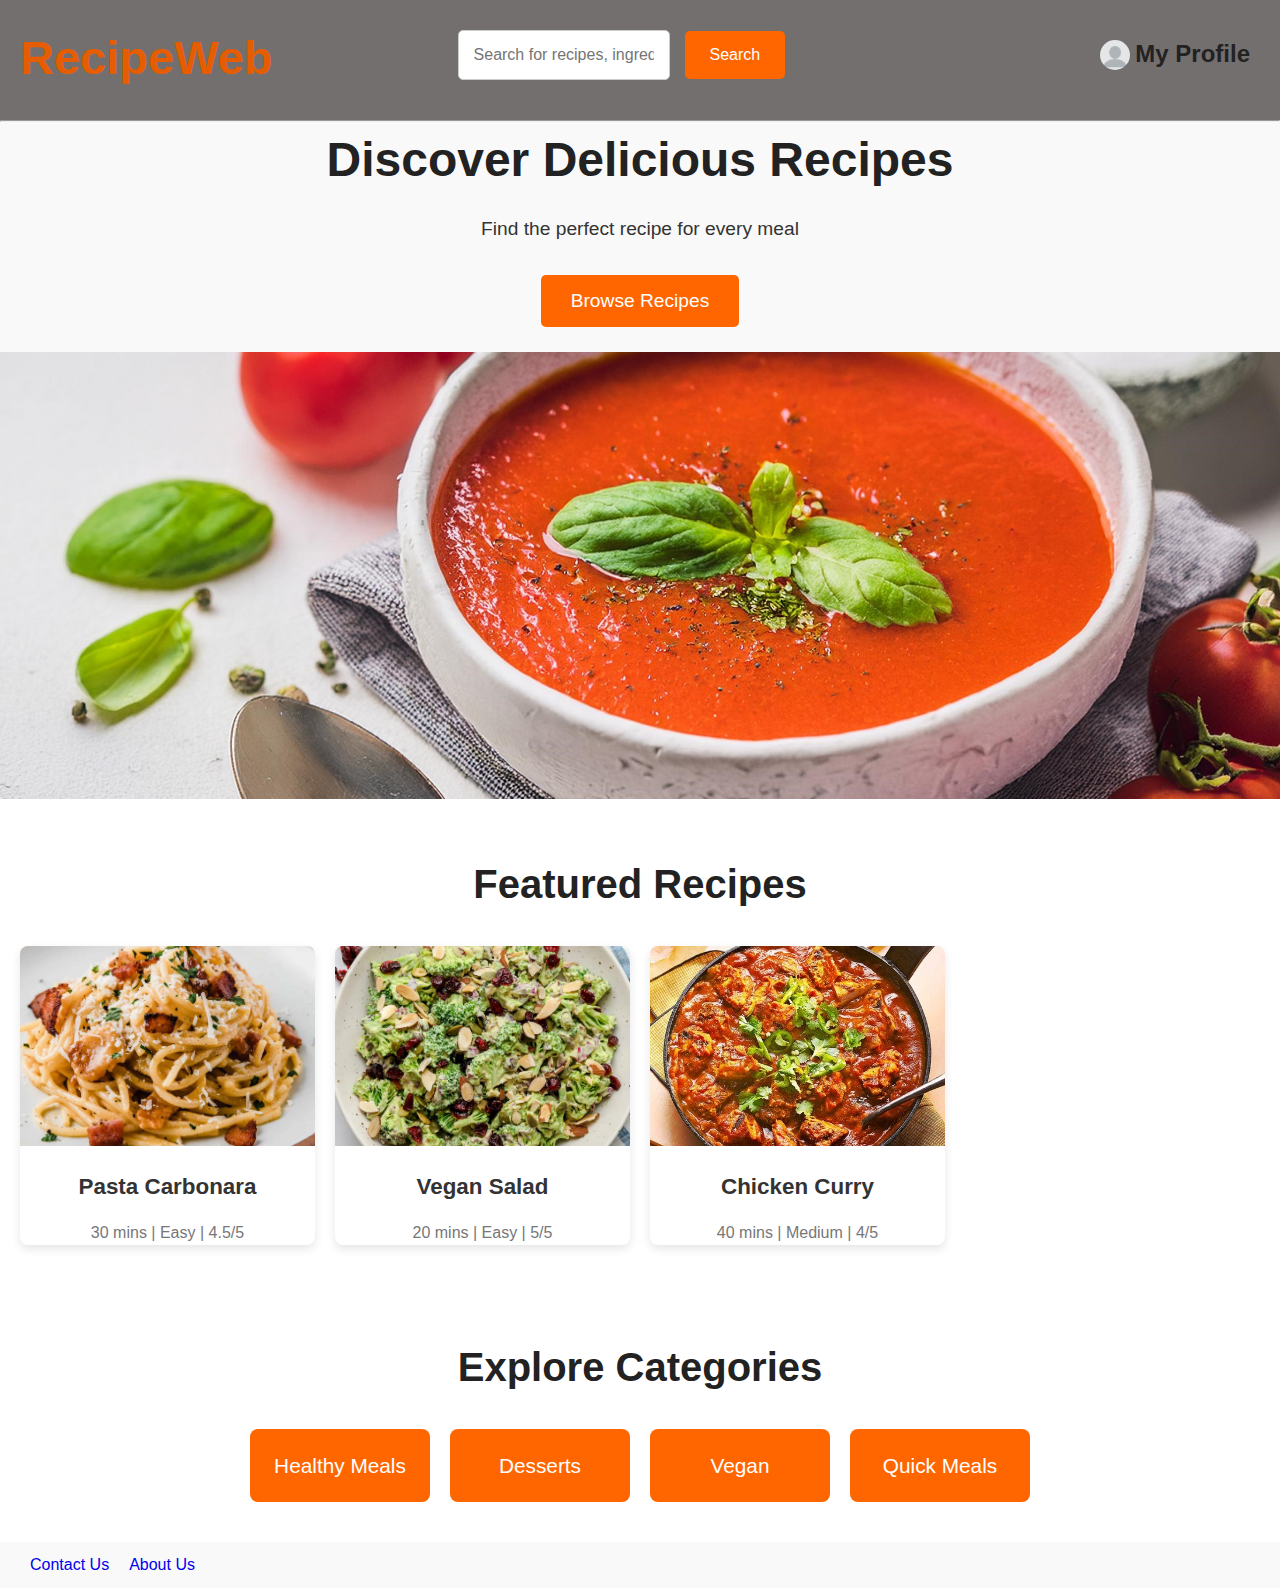
<file: index.html>
<!DOCTYPE html>
<html lang="en">
<head>
  <meta charset="UTF-8">
  <meta name="viewport" content="width=device-width, initial-scale=1.0">
  <title>Recipe Website</title>
  <link rel="stylesheet" href="styles.css">
</head>
<body>
  <!-- Hero Banner -->
  <header>
<div class="navbar">
    <h1 id="nav_heading">RecipeWeb</h1>
    <section class="search-bar">  <!-- Recipe Search Bar -->
        <input type="text" id="search-input" placeholder="Search for recipes, ingredients, or types...">
        <button>Search</button>
      </section>
    <section id="user_profile">
        <a href="user_dash.html">
            <img src="images/blank-profile-picture.webp" alt="">
        <h2>My Profile</h2>
        </a>
    </section>  
</div>

<hr>

<div class="explore">
    <section><h1>Discover Delicious Recipes</h1></section>
    <p>Find the perfect recipe for every meal</p>
    <button onclick="location.href='recipes.html'">Browse Recipes</button>
</div>

<br>
    <div class="hero-banner">
    </div>
  </header>
 
  <!-- Featured Recipes -->
  <section class="featured-recipes">
    <h2>Featured Recipes</h2>
    <div class="recipe-grid">
      <div class="recipe-card">
        <a href="carbonara.html" style="text-decoration: none;">
        <img src="images/carbonara.jpg" alt="Recipe 1">
        <h3>Pasta Carbonara</h3>
        <p>30 mins | Easy | 4.5/5</p>
        </a>
      </div>
      <div class="recipe-card">
        <a href="vegan-salad.html" style="text-decoration: none;">
        <img src="images/vegan-salad.jpg" alt="Recipe 2">
        <h3>Vegan Salad</h3>
        <p>20 mins | Easy | 5/5</p>
        </a>
      </div>
      <div class="recipe-card">
        <a href="chicken-curry.html" style="text-decoration: none;">
        <img src="images/chicken-curry.jpg" alt="Recipe 3">
        <h3>Chicken Curry</h3>
        <p>40 mins | Medium | 4/5</p>
        </a>
      </div>
      <!-- Add more recipe cards here -->
    </div>
  </section>

  <!-- Recipe Categories -->
  <section class="recipe-categories">
    <h2>Explore Categories</h2>
    <div class="category-grid">
      <div class="category-card">Healthy Meals</div>
      <div class="category-card">Desserts</div>
      <div class="category-card">Vegan</div>
      <div class="category-card">Quick Meals</div>
    </div>
  </section>

  <footer>
    <div class="foot_panel">
      <a href="contact.html"><p>Contact Us</p></a>
      <a href="about_us.html"><p>About Us</p></a>
    </div>
  </footer>
</body>
</html>
</file>
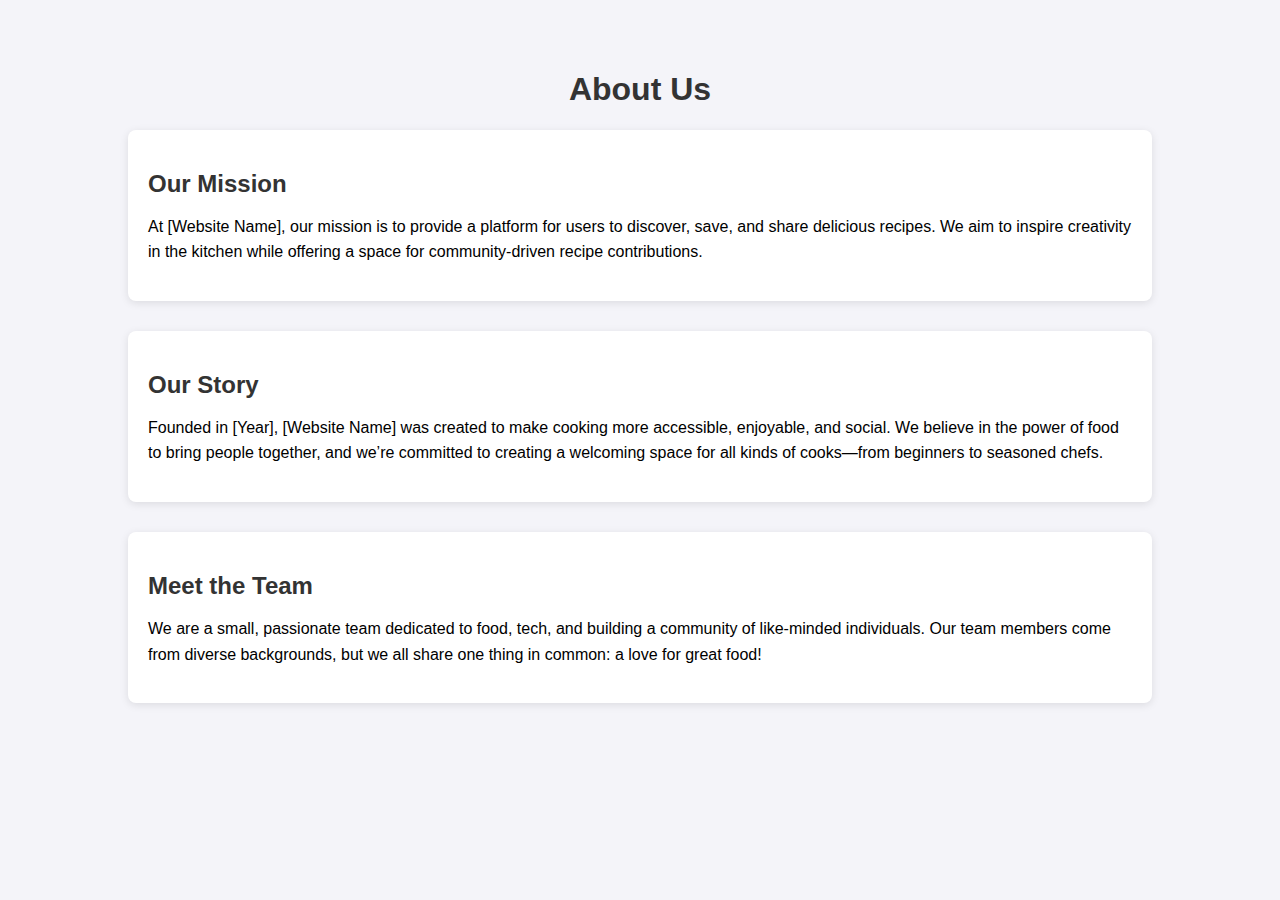
<file: about_us.html>
<!DOCTYPE html>
<html lang="en">
<head>
  <meta charset="UTF-8">
  <meta name="viewport" content="width=device-width, initial-scale=1.0">
  <title>About Us</title>
  <link rel="stylesheet" href="contact_about.css">
</head>
<body>
  <div class="about-page">
    <h1>About Us</h1>

    <section class="mission">
      <h2>Our Mission</h2>
      <p>At [Website Name], our mission is to provide a platform for users to discover, save, and share delicious recipes. We aim to inspire creativity in the kitchen while offering a space for community-driven recipe contributions.</p>
    </section>

    <section class="our-story">
      <h2>Our Story</h2>
      <p>Founded in [Year], [Website Name] was created to make cooking more accessible, enjoyable, and social. We believe in the power of food to bring people together, and we’re committed to creating a welcoming space for all kinds of cooks—from beginners to seasoned chefs.</p>
    </section>

    <section class="team">
      <h2>Meet the Team</h2>
      <p>We are a small, passionate team dedicated to food, tech, and building a community of like-minded individuals. Our team members come from diverse backgrounds, but we all share one thing in common: a love for great food!</p>
    </section>
  </div>
</body>
</html>
</file>
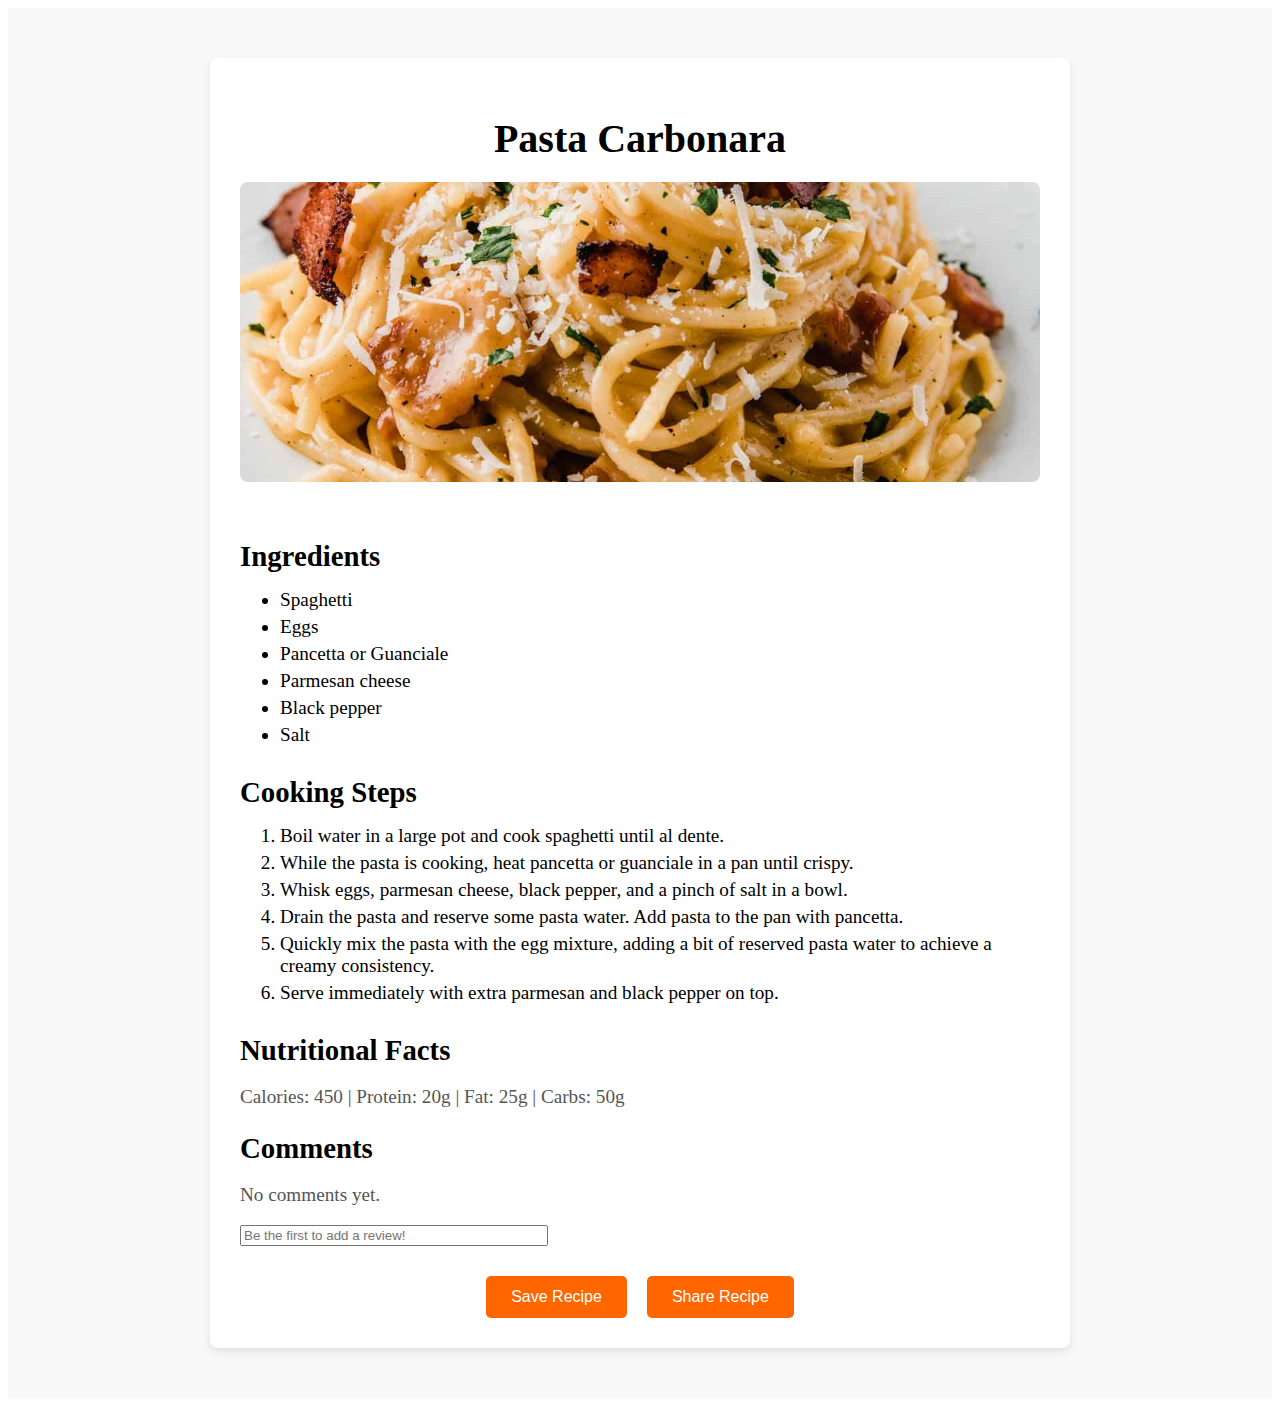
<file: carbonara.html>
<!DOCTYPE html>
<html lang="en">
<head>
  <meta charset="UTF-8">
  <meta name="viewport" content="width=device-width, initial-scale=1.0">
  <title>Recipe Details</title>
  <link rel="stylesheet" href="recipe_detail.css">
</head>
<body>

  <!-- Recipe Details -->
  <section class="recipe-detail">
    <div class="recipe-detail-container">
      <h1>Pasta Carbonara</h1>
      <img src="images/carbonara.jpg" alt="Chicken Curry">

      <h2>Ingredients</h2>
<ul>
  <li>Spaghetti</li>
  <li>Eggs</li>
  <li>Pancetta or Guanciale</li>
  <li>Parmesan cheese</li>
  <li>Black pepper</li>
  <li>Salt</li>
</ul>

<h2>Cooking Steps</h2>
<ol>
  <li>Boil water in a large pot and cook spaghetti until al dente.</li>
  <li>While the pasta is cooking, heat pancetta or guanciale in a pan until crispy.</li>
  <li>Whisk eggs, parmesan cheese, black pepper, and a pinch of salt in a bowl.</li>
  <li>Drain the pasta and reserve some pasta water. Add pasta to the pan with pancetta.</li>
  <li>Quickly mix the pasta with the egg mixture, adding a bit of reserved pasta water to achieve a creamy consistency.</li>
  <li>Serve immediately with extra parmesan and black pepper on top.</li>
</ol>

<h2>Nutritional Facts</h2>
<p>Calories: 450 | Protein: 20g | Fat: 25g | Carbs: 50g</p>

      <h2>Comments</h2>
      <p>No comments yet.</p>
      <input type="text" placeholder="Be the first to add a review!" style="width: 300px;">

      <div class="buttons">
        <button>Save Recipe</button>
        <button>Share Recipe</button>
      </div>
    </div>
  </section>

</body>
</html>
</file>
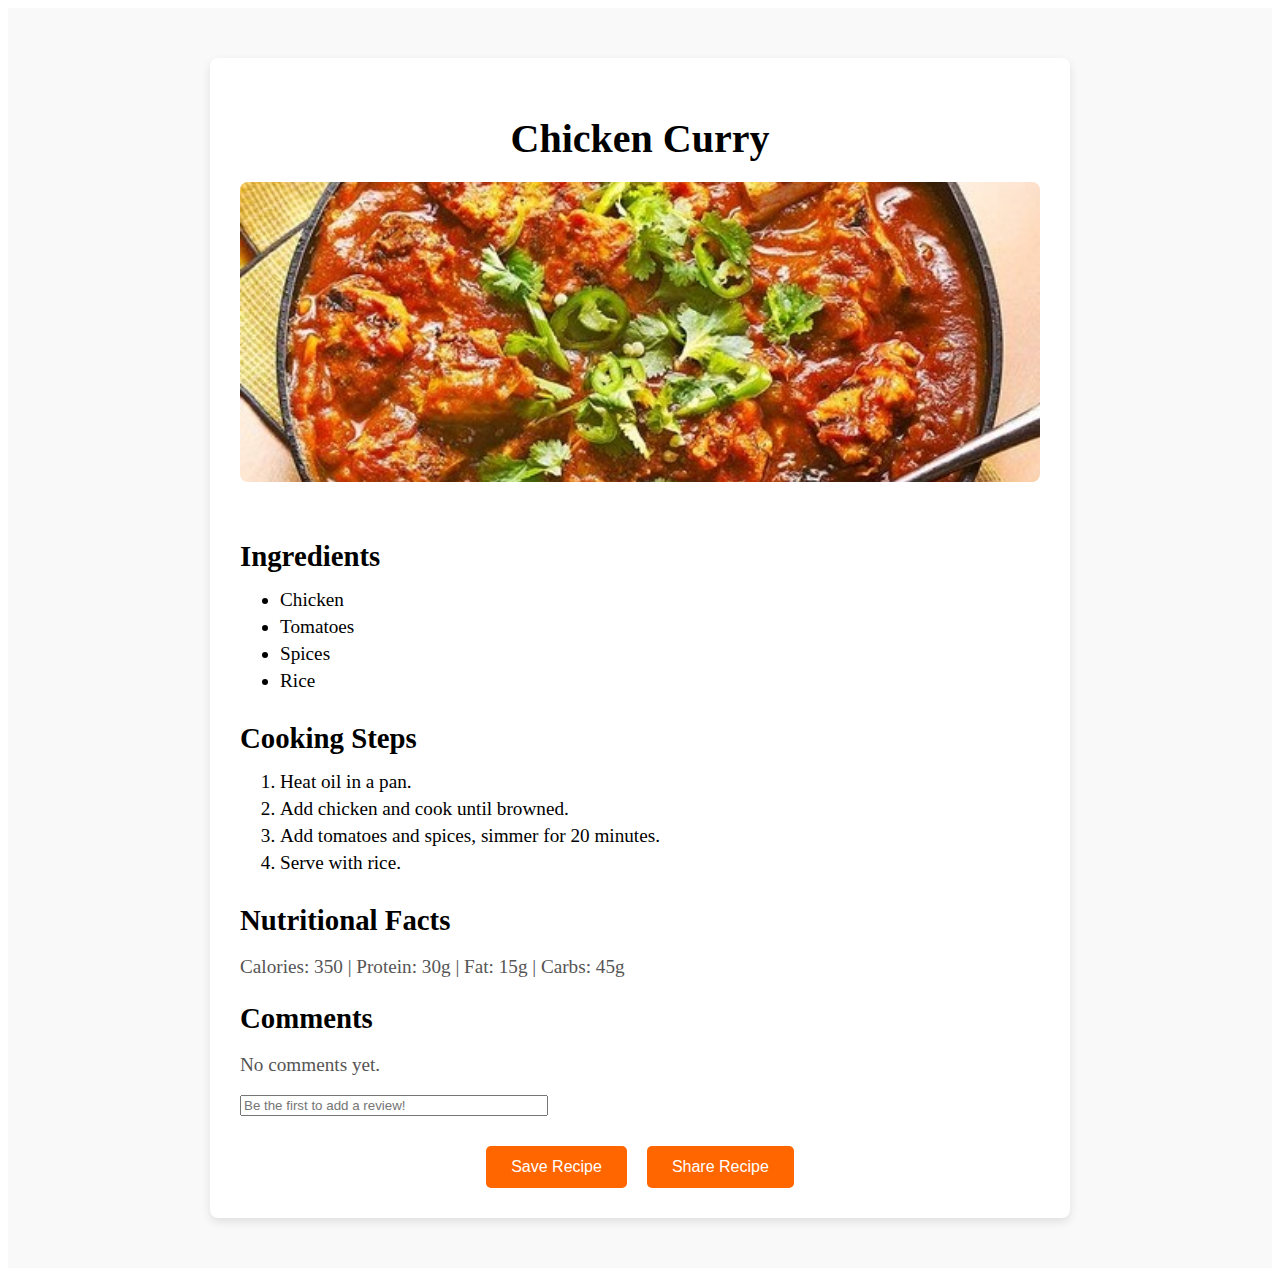
<file: chicken-curry.html>
<!DOCTYPE html>
<html lang="en">
<head>
  <meta charset="UTF-8">
  <meta name="viewport" content="width=device-width, initial-scale=1.0">
  <title>Recipe Details</title>
  <link rel="stylesheet" href="recipe_detail.css">
</head>
<body>

  <!-- Recipe Details -->
  <section class="recipe-detail">
    <div class="recipe-detail-container">
      <h1>Chicken Curry</h1>
      <img src="images/chicken-curry.jpg" alt="Chicken Curry">

      <h2>Ingredients</h2>
      <ul>
        <li>Chicken</li>
        <li>Tomatoes</li>
        <li>Spices</li>
        <li>Rice</li>
      </ul>

      <h2>Cooking Steps</h2>
      <ol>
        <li>Heat oil in a pan.</li>
        <li>Add chicken and cook until browned.</li>
        <li>Add tomatoes and spices, simmer for 20 minutes.</li>
        <li>Serve with rice.</li>
      </ol>

      <h2>Nutritional Facts</h2>
      <p>Calories: 350 | Protein: 30g | Fat: 15g | Carbs: 45g</p>

      <h2>Comments</h2>
      <p>No comments yet.</p>
      <input type="text" placeholder="Be the first to add a review!" style="width: 300px;">

      <div class="buttons">
        <button>Save Recipe</button>
        <button>Share Recipe</button>
      </div>
    </div>
  </section>

</body>
</html>
</file>
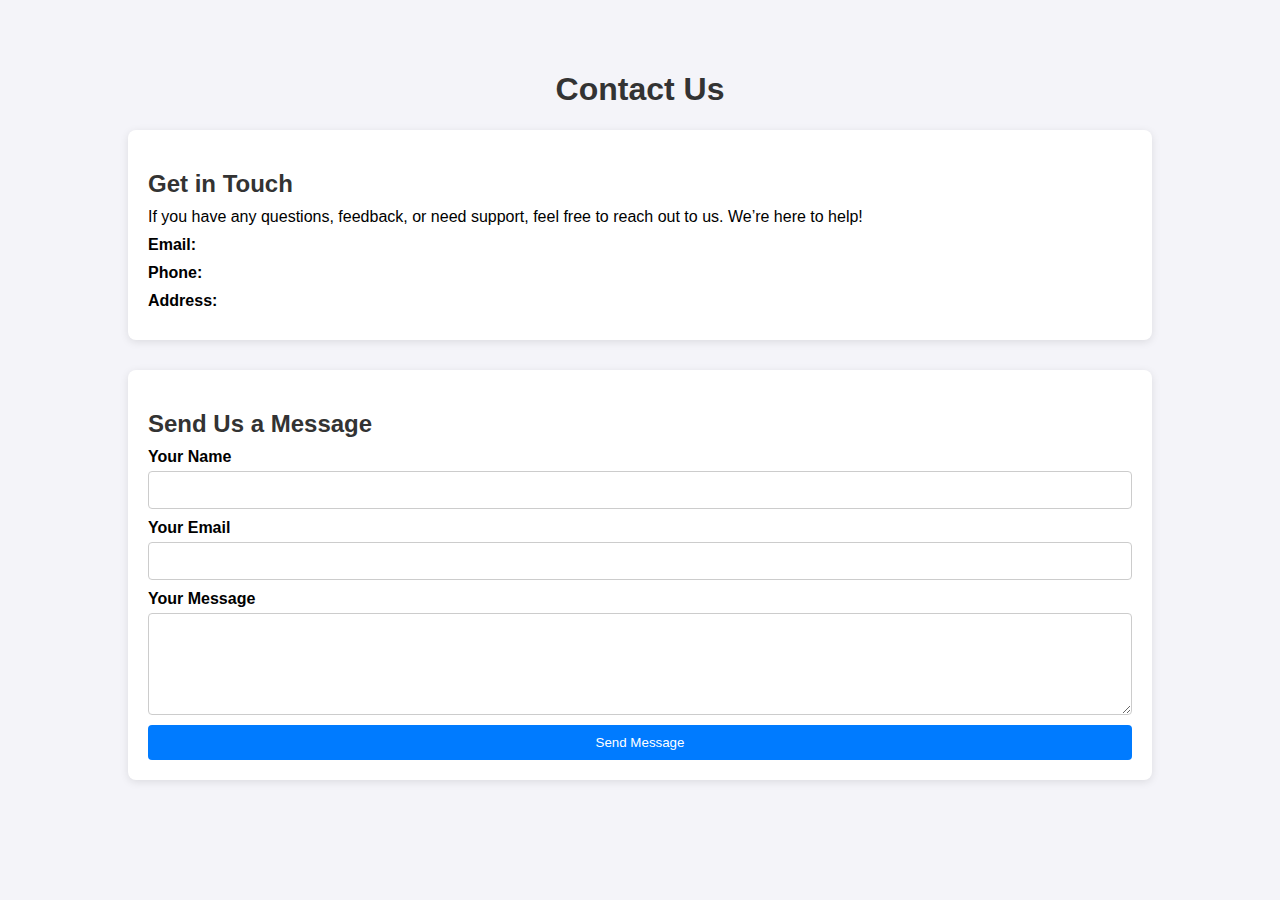
<file: contact.html>
<!DOCTYPE html>
<html lang="en">
<head>
  <meta charset="UTF-8">
  <meta name="viewport" content="width=device-width, initial-scale=1.0">
  <title>Contact Us</title>
  <link rel="stylesheet" href="contact_about.css">
</head>
<body>
  <div class="contact-page">
    <h1>Contact Us</h1>
    
    <section class="contact-info">
      <h2>Get in Touch</h2>
      <p>If you have any questions, feedback, or need support, feel free to reach out to us. We’re here to help!</p>
      
      <div class="contact-details">
        <p><strong>Email:</strong></p>
        <p><strong>Phone:</strong></p>
        <p><strong>Address:</strong></p>
      </div>
    </section>

    <section class="contact-form">
      <h2>Send Us a Message</h2>
      <form action="/submit-message" method="POST">
        <label for="name">Your Name</label>
        <input type="text" id="name" name="name" required>
        
        <label for="email">Your Email</label>
        <input type="email" id="email" name="email" required>
        
        <label for="message">Your Message</label>
        <textarea id="message" name="message" rows="5" required></textarea>
        
        <button type="submit">Send Message</button>
      </form>
    </section>
  </div>
</body>
</html>
</file>
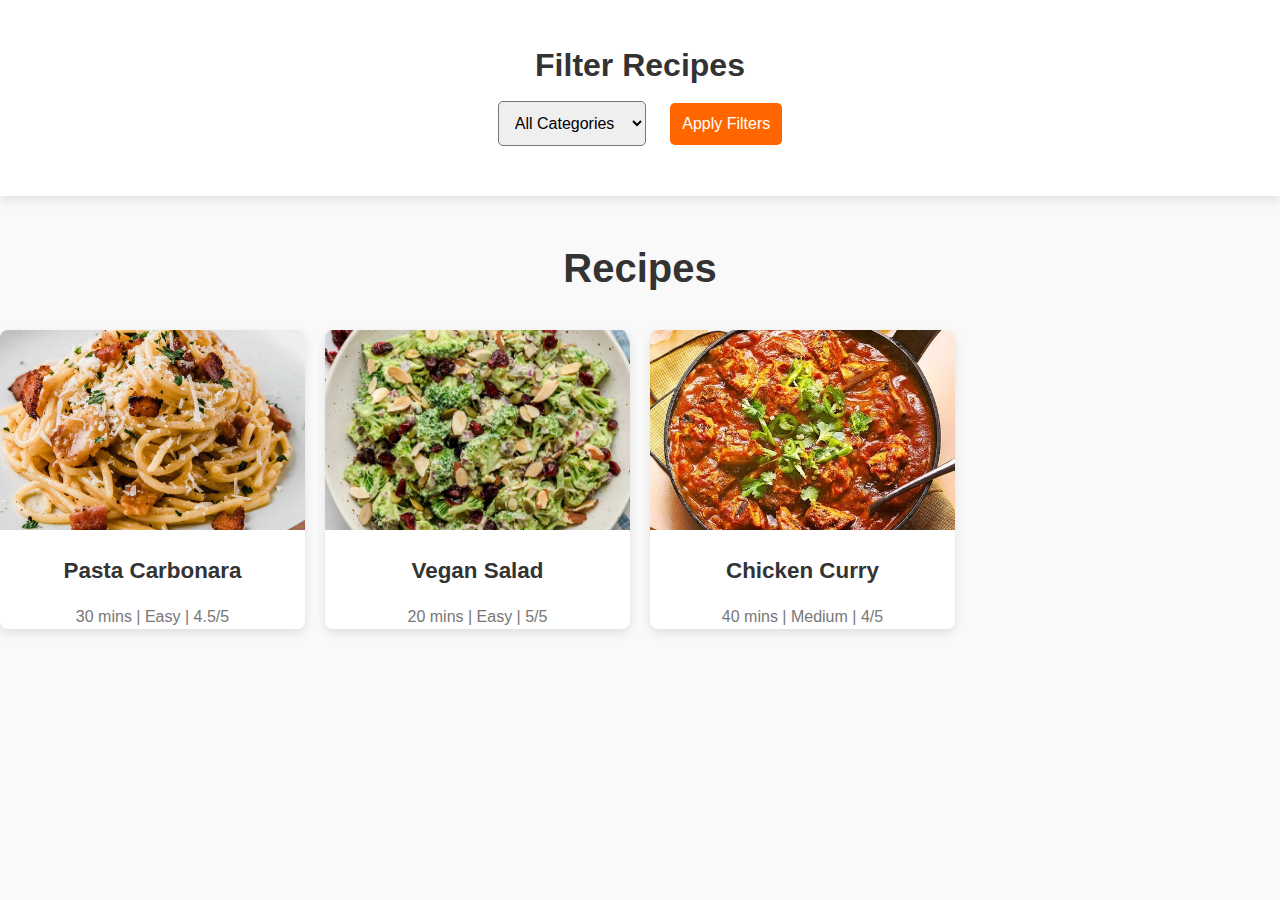
<file: recipes.html>
<!DOCTYPE html>
<html lang="en">
<head>
  <meta charset="UTF-8">
  <meta name="viewport" content="width=device-width, initial-scale=1.0">
  <title>Recipe Listing</title>
  <link rel="stylesheet" href="recipes.css">
</head>
<body>

  <!-- Recipe Filters -->
  <div class="recipe-filters">
    <h1>Filter Recipes</h1>
    <select id="filter-category">
      <option value="">All Categories</option>
      <option value="Healthy Meals">Healthy Meals</option>
      <option value="Desserts">Desserts</option>
      <option value="Vegan">Vegan</option>
      <option value="Quick Meals">Quick Meals</option>
    </select>
    <button>Apply Filters</button>
</div>

  <!-- Recipe Grid -->
  <section class="recipe-list">
    <h2>Recipes</h2>
    <div class="recipe-grid">
      <!-- Recipe cards will be displayed here -->
      
      <div class="recipe-card">
        <a href="carbonara.html" style="text-decoration: none;">
        <img src="images/carbonara.jpg" alt="Recipe 1">
        <h3>Pasta Carbonara</h3>
        <p>30 mins | Easy | 4.5/5</p>
    </a>
      </div>
    
      <div class="recipe-card">
        <a href="vegan-salad.html" style="text-decoration: none;">
        <img src="images/vegan-salad.jpg" alt="Recipe 2">
        <h3>Vegan Salad</h3>
        <p>20 mins | Easy | 5/5</p>
    </a>
      </div>
      <div class="recipe-card">
        <a href="chicken-curry.html" style="text-decoration: none;">
        <img src="images/chicken-curry.jpg" alt="Recipe 3">
        <h3>Chicken Curry</h3>
        <p>40 mins | Medium | 4/5</p>
        </a>
      </div>

      <!-- Add more recipe cards here -->
    </div>
  </section>

</body>
</html>
</file>
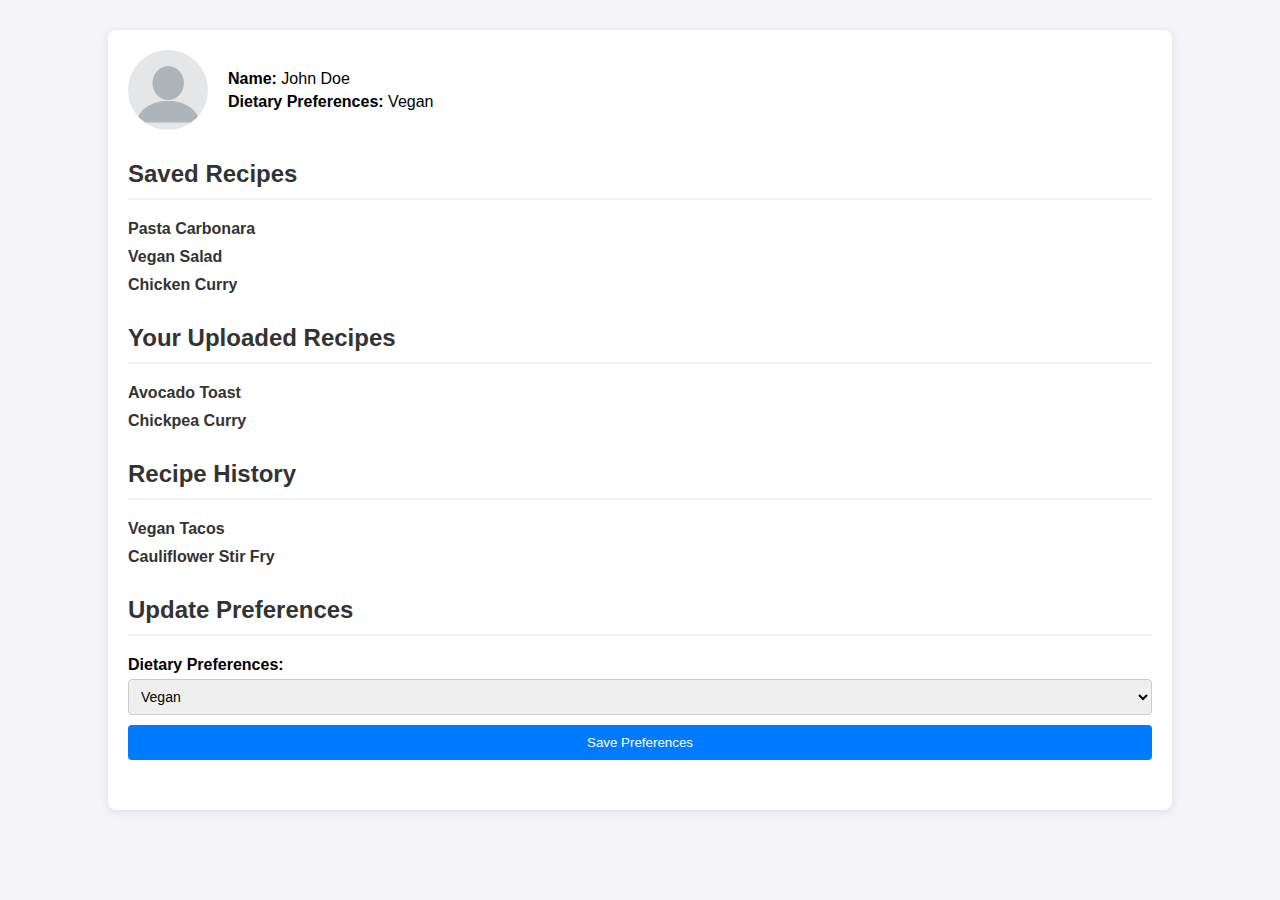
<file: user_dash.html>
<!DOCTYPE html>
<html lang="en">
<head>
  <meta charset="UTF-8">
  <meta name="viewport" content="width=device-width, initial-scale=1.0">
  <title>User Dashboard</title>
  <link rel="stylesheet" href="user_dash.css">
</head>
<body>
  <div class="user-dashboard">
    <!-- Profile Section -->
    <section class="profile-section">
      
      <div class="profile-info">
        <img src="images/blank-profile-picture.webp" alt="Profile Picture" class="profile-picture">
        <div class="profile-details">
          <p><strong>Name:</strong> John Doe</p>
          <p><strong>Dietary Preferences:</strong> Vegan</p>
        </div>
      </div>
    </section>

    <!-- Saved Recipes Section -->
    <section class="saved-recipes">
      <h2>Saved Recipes</h2>
      <ul class="recipe-list">
        <li><a href="carbonara.html">Pasta Carbonara</a></li>
        <li><a href="vegan-salad.html">Vegan Salad</a></li>
        <li><a href="chicken-curry.html">Chicken Curry</a></li>
      </ul>
    </section>

    <!-- User-Uploaded Recipes Section -->
    <section class="uploaded-recipes">
      <h2>Your Uploaded Recipes</h2>
      <ul class="recipe-list">
        <li><a href="uploaded-recipe1.html">Avocado Toast</a></li>
        <li><a href="uploaded-recipe2.html">Chickpea Curry</a></li>
      </ul>
    </section>

    <!-- Recipe History Section -->
    <section class="recipe-history">
      <h2>Recipe History</h2>
      <ul class="history-list">
        <li><a href="recipe-history1.html">Vegan Tacos</a></li>
        <li><a href="recipe-history2.html">Cauliflower Stir Fry</a></li>
      </ul>
    </section>

    <!-- Preferences Section -->
    <section class="preferences-section">
      <h2>Update Preferences</h2>
      <form action="/update-preferences" method="POST">
        <label for="dietary-preferences">Dietary Preferences:</label>
        <select id="dietary-preferences" name="dietary-preferences">
          <option value="vegan">Vegan</option>
          <option value="vegetarian">Vegetarian</option>
          <option value="gluten-free">Gluten-Free</option>
          <option value="none">None</option>
        </select>
        <button type="submit">Save Preferences</button>
      </form>
    </section>
  </div>
</body>
</html>
</file>
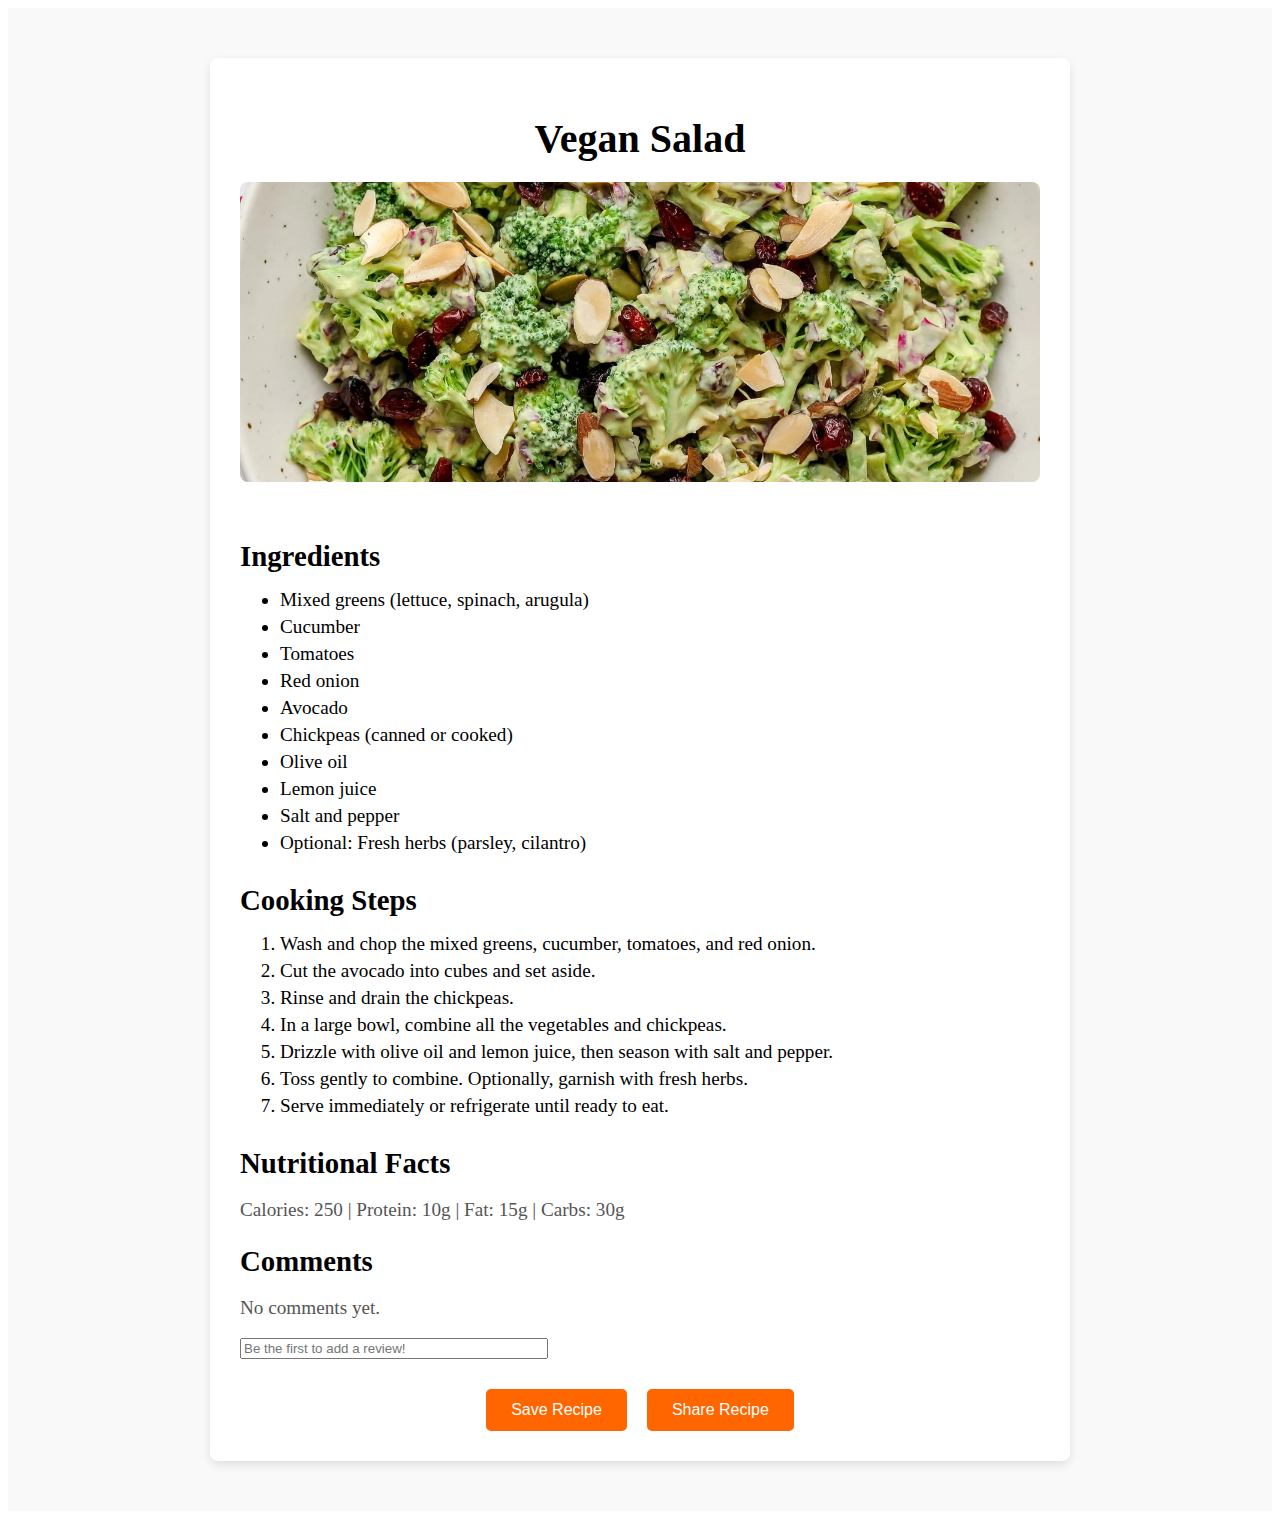
<file: vegan-salad.html>
<!DOCTYPE html>
<html lang="en">
<head>
  <meta charset="UTF-8">
  <meta name="viewport" content="width=device-width, initial-scale=1.0">
  <title>Recipe Details</title>
  <link rel="stylesheet" href="recipe_detail.css">
</head>
<body>

  <!-- Recipe Details -->
  <section class="recipe-detail">
    <div class="recipe-detail-container">
      <h1>Vegan Salad</h1>
      <img src="images/vegan-salad.jpg" alt="Chicken Curry">

      <h2>Ingredients</h2>
<ul>
  <li>Mixed greens (lettuce, spinach, arugula)</li>
  <li>Cucumber</li>
  <li>Tomatoes</li>
  <li>Red onion</li>
  <li>Avocado</li>
  <li>Chickpeas (canned or cooked)</li>
  <li>Olive oil</li>
  <li>Lemon juice</li>
  <li>Salt and pepper</li>
  <li>Optional: Fresh herbs (parsley, cilantro)</li>
</ul>

<h2>Cooking Steps</h2>
<ol>
  <li>Wash and chop the mixed greens, cucumber, tomatoes, and red onion.</li>
  <li>Cut the avocado into cubes and set aside.</li>
  <li>Rinse and drain the chickpeas.</li>
  <li>In a large bowl, combine all the vegetables and chickpeas.</li>
  <li>Drizzle with olive oil and lemon juice, then season with salt and pepper.</li>
  <li>Toss gently to combine. Optionally, garnish with fresh herbs.</li>
  <li>Serve immediately or refrigerate until ready to eat.</li>
</ol>

<h2>Nutritional Facts</h2>
<p>Calories: 250 | Protein: 10g | Fat: 15g | Carbs: 30g</p>


      <h2>Comments</h2>
      <p>No comments yet.</p>
      <input type="text" placeholder="Be the first to add a review!" style="width: 300px;">

      <div class="buttons">
        <button>Save Recipe</button>
        <button>Share Recipe</button>
      </div>
    </div>
  </section>

</body>
</html>
</file>
<file: styles.css>
* {
    margin: 0;
    padding: 0;
    box-sizing: border-box;
    font-family: 'Arial', sans-serif;
  }
  
  body {
    background-color: #f9f9f9;
    line-height: 1.6;
    font-size: 16px;
    color: #333;
  }
  
  h1, h2 {
    color: #222;
  }
  
  a {
    text-decoration: none;
  }

  /* navbar */
  .navbar {
    margin-top: 0px;
    padding-top: 20px;
    padding-left: 20px;
    padding-right: 20px; 
    display: flex;
    justify-content: space-between;
    background-color: #746f6f;

  }

  #nav_heading{
    font-size: 47px;
    color: #e55d00;
    
  }

   /* Search Bar */
   .search-bar {
    text-align: center;
    padding-top: 10px;
    margin-bottom: 40px;
    margin-right: 130px;
  }

  .search-bar input {
    padding: 15px;
    width: 60%;
    border-radius: 5px;
    border: 1px solid #ccc;
    font-size: 1rem;
    margin-right: 10px;
  }
  
  .search-bar button {
    padding: 15px 25px;
    background-color: #ff6600;
    color: white;
    border: none;
    border-radius: 5px;
    cursor: pointer;
    font-size: 1rem;
    transition: background-color 0.3s;
  }
  
  .search-bar button:hover {
    background-color: #e55d00;
  }
  
  #user_profile a{
    margin-top: 15px;
    margin-right: 10px;
    display: flex;
  }

  #user_profile img{
    height: 30px;
    border-radius: 50%;
    margin-right: 5px;
    margin-top: 5px;
  }

  /* Hero Banner */
  .hero-banner {
    height: 450px;
    background-image: url('images/banner2.jpg');
    background-size: cover;
    
    background-position: center;
    color: white;
    text-align: center;
    padding: 120px 20px;
    border-bottom: 3px solid #fff;
  }

  /* explore */
  
  .explore{
    display: flex;
    flex-direction: column;
 
    align-items: center;
  }
  .explore h1 {
    font-size: 3rem;
    margin-bottom: 15px;
  }
  
  .explore p {
    font-size: 1.2rem;
    margin-bottom: 30px;
    font-weight: 300;
  }
  
  .explore button {
    padding: 15px 30px;
    font-size: 1.2rem;
    background-color: #ff6600;
    border: none;
    cursor: pointer;
    color: white;
    border-radius: 5px;
    transition: background-color 0.3s;
  }
  
  .explore button:hover {
    background-color: #e55d00;
  }
  
 

  /* Featured Recipes */
  .featured-recipes {
    padding: 50px 20px;
    text-align: center;
    background-color: #fff;
  }
  
  .featured-recipes h2 {
    font-size: 2.5rem;
    margin-bottom: 30px;
  }
  
  .recipe-grid {
    display: grid;
    grid-template-columns: repeat(auto-fill, minmax(250px, 1fr));
    gap: 20px;
    justify-items: center;
  }
  
  .recipe-card {
    background-color: #fff;
    border-radius: 8px;
    box-shadow: 0 4px 10px rgba(0, 0, 0, 0.1);
    overflow: hidden;
    width: 100%;
    text-align: center;
    transition: transform 0.3s ease, box-shadow 0.3s ease;
  }
  
  .recipe-card:hover {
    transform: translateY(-10px);
    box-shadow: 0 6px 15px rgba(0, 0, 0, 0.15);
  }
  
  .recipe-card img {
    width: 100%;
    height: 200px;
    object-fit: cover;
  }
  
  .recipe-card h3 {
    padding: 15px;
    font-size: 1.4rem;
    color: #333;
  }
  
  .recipe-card p {
    padding: 0 15px;
    font-size: 1rem;
    color: #777;
  }
  
  /* Recipe Categories */
  .recipe-categories {
    padding: 40px 20px;
    text-align: center;
    background-color: #fff;
  }
  
  .recipe-categories h2 {
    font-size: 2.5rem;
    margin-bottom: 30px;
  }
  
  .category-grid {
    display: flex;
    justify-content: center;
    gap: 20px;
  }
  
  .category-card {
    background-color: #ff6600;
    color: white;
    padding: 20px;
    border-radius: 8px;
    width: 180px;
    font-size: 1.3rem;
    text-align: center;
    cursor: pointer;
    transition: background-color 0.3s;
  }
  
  .category-card:hover {
    background-color: #e55d00;
  }
  


  /* foot_panel */

  .foot_panel{
    padding: 10px;
    display: flex;
  }

  .foot_panel p{
    padding-left: 20px;
  }
</file>
<file: contact_about.css>
/* General Styles */
body {
    font-family: Arial, sans-serif;
    background-color: #f4f4f9;
    margin: 0;
    padding: 0;
  }
  
  /* Page Layout */
  h1 {
    text-align: center;
    color: #333;
  }
  
  section {
    margin-bottom: 30px;
    padding: 20px;
    background-color: #fff;
    border-radius: 8px;
    box-shadow: 0 2px 8px rgba(0, 0, 0, 0.1);
  }
  
  h2 {
    color: #333;
    font-size: 1.5em;
    margin-bottom: 10px;
  }
  
  /* Contact Page */
  .contact-page {
    width: 80%;
    margin: 30px auto;
    padding: 20px;
  }
  
  .contact-info p {
    margin: 10px 0;
  }
  
  .contact-details p {
    font-weight: bold;
  }
  
  /* Contact Form */
  .contact-form form {
    display: flex;
    flex-direction: column;
  }
  
  .contact-form label {
    margin-bottom: 5px;
    font-weight: bold;
  }
  
  .contact-form input, .contact-form textarea {
    padding: 10px;
    margin-bottom: 10px;
    font-size: 14px;
    border: 1px solid #ccc;
    border-radius: 4px;
  }
  
  .contact-form button {
    padding: 10px 20px;
    background-color: #007BFF;
    color: white;
    border: none;
    border-radius: 4px;
    cursor: pointer;
  }
  
  .contact-form button:hover {
    background-color: #0056b3;
  }
  
  /* About Page */
  .about-page {
    width: 80%;
    margin: 30px auto;
    padding: 20px;
  }
  
  .about-page p {
    line-height: 1.6;
    font-size: 16px;
  }
</file>
<file: recipe_detail.css>
/* Recipe Detail Page Styles */
.recipe-detail {
    padding: 50px 20px;
    background-color: #f9f9f9;
  }
  
  .recipe-detail-container {
    background-color: #fff;
    border-radius: 8px;
    box-shadow: 0 4px 10px rgba(0, 0, 0, 0.1);
    padding: 30px;
    max-width: 800px;
    margin: 0 auto;
  }
  
  .recipe-detail h1 {
    font-size: 2.5rem;
    text-align: center;
    margin-bottom: 20px;
  }
  
  .recipe-detail img {
    width: 100%;
    height: 300px;
    object-fit: cover;
    border-radius: 8px;
    margin-bottom: 30px;
  }
  
  .recipe-detail h2 {
    font-size: 1.8rem;
    margin-bottom: 10px;
  }
  
  .recipe-detail ul,
  .recipe-detail ol {
    margin-bottom: 30px;
  }
  
  .recipe-detail ul li,
  .recipe-detail ol li {
    font-size: 1.2rem;
    margin: 5px 0;
  }
  
  .recipe-detail p {
    font-size: 1.2rem;
    color: #555;
  }
  
  .buttons {
    display: flex;
    gap: 20px;
    justify-content: center;
    margin-top: 30px;
  }
  
  .buttons button {
    padding: 12px 25px;
    font-size: 1rem;
    background-color: #ff6600;
    color: white;
    border: none;
    border-radius: 5px;
    cursor: pointer;
    transition: background-color 0.3s;
  }
  
  .buttons button:hover {
    background-color: #e55d00;
  }
</file>
<file: recipes.css>
/* Global Styles */
* {
    margin: 0;
    padding: 0;
    box-sizing: border-box;
    font-family: 'Arial', sans-serif;
  }
  
  body {
    background-color: #f9f9f9;
    line-height: 1.6;
    font-size: 16px;
    color: #333;
  }
  
  /* Recipe Filters */
  .recipe-filters {
    padding: 40px 20px;
    text-align: center;
    background-color: #fff;
    box-shadow: 0 4px 10px rgba(0, 0, 0, 0.1);
    margin-bottom: 40px;
  }
  
  .recipe-filters select,
  .recipe-filters button {
    padding: 12px;
    font-size: 1rem;
    margin: 10px;
    border-radius: 5px;
  }
  
  .recipe-filters button {
    background-color: #ff6600;
    color: white;
    border: none;
    cursor: pointer;
    transition: background-color 0.3s;
  }
  
  .recipe-filters button:hover {
    background-color: #e55d00;
  }
  
  /* Recipe Grid */
  .recipe-list h2 {
    text-align: center;
    font-size: 2.5rem;
    margin-bottom: 30px;
  }
  
  .recipe-grid {
    display: grid;
    grid-template-columns: repeat(auto-fill, minmax(250px, 1fr));
    gap: 20px;
    justify-items: center;
  }
  
  .recipe-card {
    background-color: #fff;
    border-radius: 8px;
    box-shadow: 0 4px 10px rgba(0, 0, 0, 0.1);
    overflow: hidden;
    width: 100%;
    text-align: center;
    transition: transform 0.3s ease, box-shadow 0.3s ease;
  }
  
  
  .recipe-card:hover {
    transform: translateY(-10px);
    box-shadow: 0 6px 15px rgba(0, 0, 0, 0.15);
  }
  
  .recipe-card img {
    width: 100%;
    height: 200px;
    object-fit: cover;
  }
  
  .recipe-card h3 {
    padding: 15px;
    font-size: 1.4rem;
    color: #333;
  }
  
  .recipe-card p {
    padding: 0 15px;
    font-size: 1rem;
    color: #777;
  }
</file>
<file: user_dash.css>
/* General Styles */
body {
    font-family: Arial, sans-serif;
    background-color: #f4f4f9;
    margin: 0;
    padding: 0;
  }
  
  /* User Dashboard Layout */
  .user-dashboard {
    width: 80%;
    margin: 30px auto;
    padding: 20px;
    background-color: #fff;
    border-radius: 8px;
    box-shadow: 0 2px 8px rgba(0, 0, 0, 0.1);
  }
  
  /* Section Styles */
  section {
    margin-bottom: 30px;
  }
  
  /* Profile Section */
  .profile-section {
    display: flex;
    align-items: center;
  }
  
  .profile-info {
    display: flex;
    align-items: center;
  }
  
  .profile-picture {
    width: 80px;
    height: 80px;
    border-radius: 50%;
    margin-right: 20px;
  }
  
  .profile-details p {
    margin: 5px 0;
  }
  
  /* Recipe List */
  .recipe-list, .history-list {
    list-style-type: none;
    padding: 0;
  }
  
  .recipe-list li, .history-list li {
    margin: 10px 0;
  }
  
  .recipe-list a, .history-list a {
    text-decoration: none;
    color: #333;
    font-weight: bold;
  }
  
  .recipe-list a:hover, .history-list a:hover {
    color: #007BFF;
  }
  
  /* Preferences Section */
  .preferences-section form {
    display: flex;
    flex-direction: column;
  }
  
  .preferences-section label {
    margin-bottom: 5px;
    font-weight: bold;
  }
  
  .preferences-section select {
    padding: 8px;
    margin-bottom: 10px;
    font-size: 14px;
    border: 1px solid #ccc;
    border-radius: 4px;
  }
  
  .preferences-section button {
    padding: 10px 20px;
    background-color: #007BFF;
    color: white;
    border: none;
    border-radius: 4px;
    cursor: pointer;
  }
  
  .preferences-section button:hover {
    background-color: #0056b3;
  }
  
  /* Heading Styles */
  h2 {
    color: #333;
    font-size: 1.5em;
    border-bottom: 2px solid #f1f1f1;
    padding-bottom: 10px;
  }
</file>
